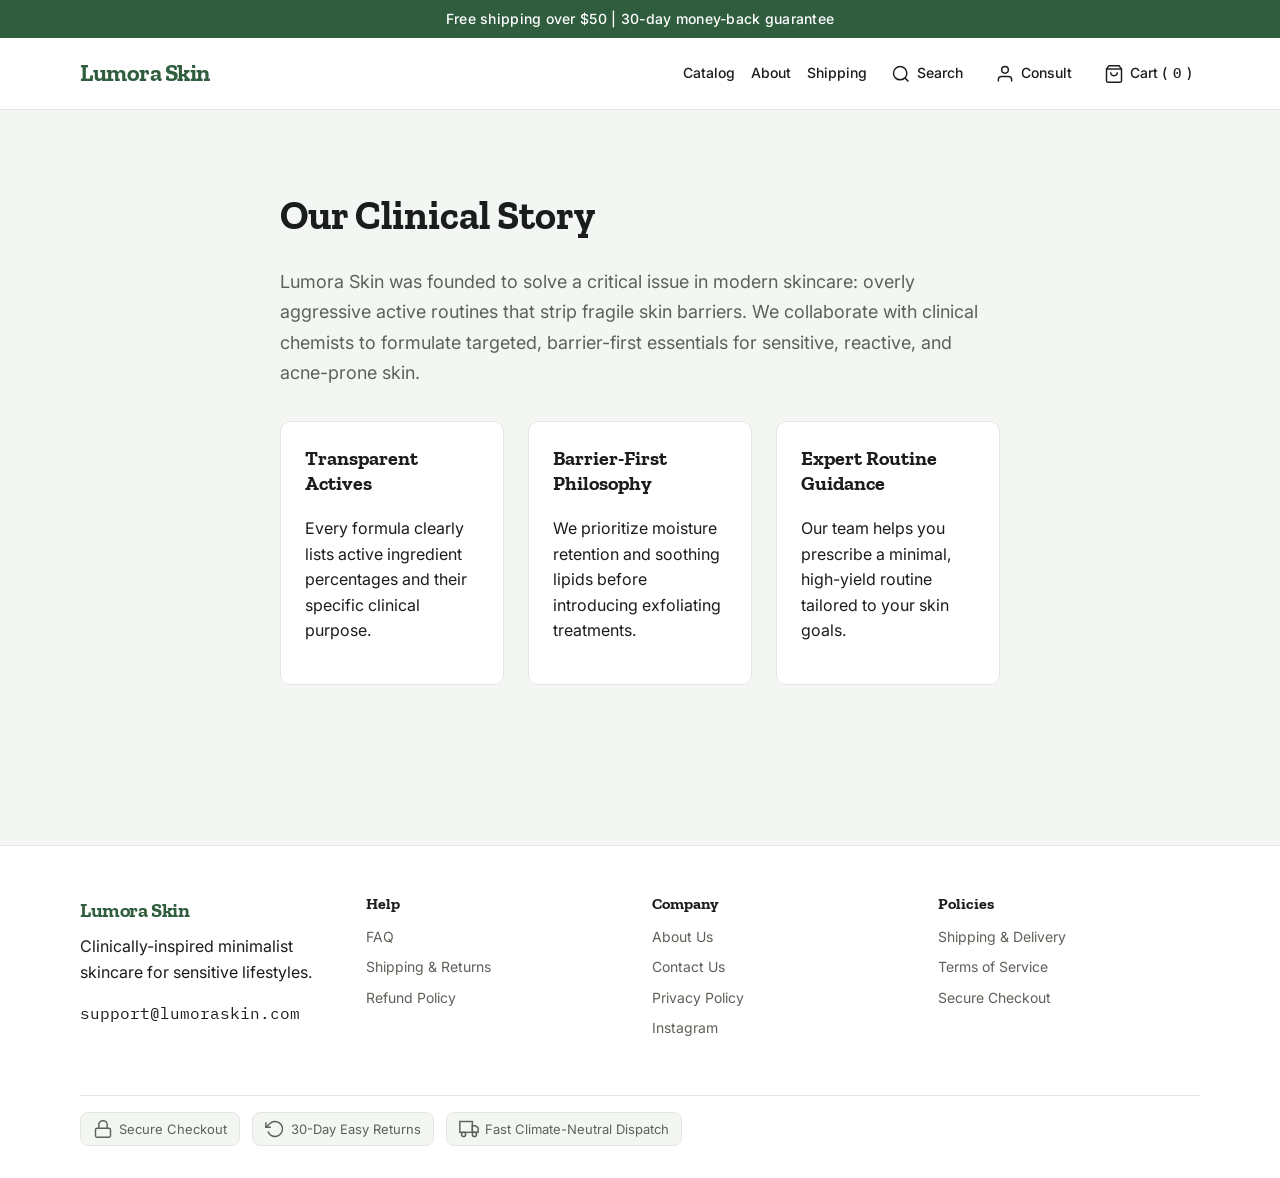
<file: about.html>
<!DOCTYPE html>
<html lang="en">
  <head>
    <meta charset="UTF-8" />
    <meta name="viewport" content="width=device-width, initial-scale=1.0" />
    <title>About Us | Lumora Skin</title>
    <meta name="description" content="Learn about Lumora Skin's clinical mission — making barrier-first skincare accessible for sensitive, reactive skin." />
    <link rel="stylesheet" href="assets/styles.css" />
  </head>
  <body>
    <div class="announcement">Free shipping over $50 | 30-day money-back guarantee</div>
    <header class="site-header">
      <nav class="container nav">
        <a class="logo" href="index.html">Lumora Skin</a>
        <button class="hamburger" data-hamburger aria-label="Toggle menu">☰</button>
        <div class="menu">
          <a href="catalog.html">Catalog</a>
          <a href="about.html">About</a>
          <a href="shipping.html">Shipping</a>
          <a class="nav-icon-link" href="catalog.html" aria-label="Search Catalog">
            <svg class="icon-ui" viewBox="0 0 24 24"><circle cx="11" cy="11" r="8"/><line x1="21" y1="21" x2="16.65" y2="16.65"/></svg>
            Search
          </a>
          <a class="nav-icon-link" href="contact.html" aria-label="Skin Consultation">
            <svg class="icon-ui" viewBox="0 0 24 24"><path d="M20 21v-2a4 4 0 0 0-4-4H8a4 4 0 0 0-4 4v2"/><circle cx="12" cy="7" r="4"/></svg>
            Consult
          </a>
          <a class="nav-icon-link" href="cart.html" aria-label="View Cart" style="white-space:nowrap">
            <svg class="icon-ui" viewBox="0 0 24 24"><path d="M6 2L3 6v14a2 2 0 0 0 2 2h14a2 2 0 0 0 2-2V6l-3-4z"/><line x1="3" y1="6" x2="21" y2="6"/><path d="M16 10a4 4 0 0 1-8 0"/></svg>
            Cart (<span data-cart-count class="font-mono">0</span>)
          </a>
        </div>
      </nav>
    </header>

    <main class="section container">
      <div style="max-width:720px;margin:0 auto">
        <h1>Our Clinical Story</h1>
        <p style="font-size:1.125rem;color:var(--muted);line-height:1.7;margin-bottom:var(--space-6)">
          Lumora Skin was founded to solve a critical issue in modern skincare: overly aggressive active routines that strip fragile skin barriers. We collaborate with clinical chemists to formulate targeted, barrier-first essentials for sensitive, reactive, and acne-prone skin.
        </p>
        <div class="grid grid-3" style="margin-top:var(--space-8)">
          <article class="card">
            <h3>Transparent Actives</h3>
            <p class="small">Every formula clearly lists active ingredient percentages and their specific clinical purpose.</p>
          </article>
          <article class="card">
            <h3>Barrier-First Philosophy</h3>
            <p class="small">We prioritize moisture retention and soothing lipids before introducing exfoliating treatments.</p>
          </article>
          <article class="card">
            <h3>Expert Routine Guidance</h3>
            <p class="small">Our team helps you prescribe a minimal, high-yield routine tailored to your skin goals.</p>
          </article>
        </div>
      </div>
    </main>

    <footer class="site-footer">
      <div class="container footer-grid">
        <div>
          <strong class="logo" style="font-size:1.25rem">Lumora Skin</strong>
          <p class="small" style="margin:var(--space-2) 0">Clinically-inspired minimalist skincare for sensitive lifestyles.</p>
          <p class="small font-mono">support@lumoraskin.com</p>
        </div>
        <div class="footer-col">
          <h4>Help</h4>
          <a href="faq.html">FAQ</a>
          <a href="shipping.html">Shipping &amp; Returns</a>
          <a href="shipping.html">Refund Policy</a>
        </div>
        <div class="footer-col">
          <h4>Company</h4>
          <a href="about.html">About Us</a>
          <a href="contact.html">Contact Us</a>
          <a href="privacy.html">Privacy Policy</a>
          <a href="https://instagram.com" target="_blank" rel="noreferrer">Instagram</a>
        </div>
        <div class="footer-col">
          <h4>Policies</h4>
          <a href="shipping.html">Shipping &amp; Delivery</a>
          <a href="privacy.html">Terms of Service</a>
          <a href="checkout.html">Secure Checkout</a>
        </div>
      </div>
      <div class="container footer-trust">
        <span>
          <svg class="icon-ui" viewBox="0 0 24 24"><rect x="3" y="11" width="18" height="11" rx="2" ry="2"/><path d="M7 11V7a5 5 0 0 1 10 0v4"/></svg>
          Secure Checkout
        </span>
        <span>
          <svg class="icon-ui" viewBox="0 0 24 24"><polyline points="1 4 1 10 7 10"/><path d="M3.51 15a9 9 0 1 0 2.13-9.36L1 10"/></svg>
          30-Day Easy Returns
        </span>
        <span>
          <svg class="icon-ui" viewBox="0 0 24 24"><rect x="1" y="3" width="15" height="13"/><polygon points="16 8 20 8 23 11 23 16 16 16 16 8"/><circle cx="5.5" cy="18.5" r="2.5"/><circle cx="18.5" cy="18.5" r="2.5"/></svg>
          Fast Climate-Neutral Dispatch
        </span>
      </div>
    </footer>

    <script src="assets/products.js"></script>
    <script src="assets/app.js"></script>
  </body>
</html>
</file>
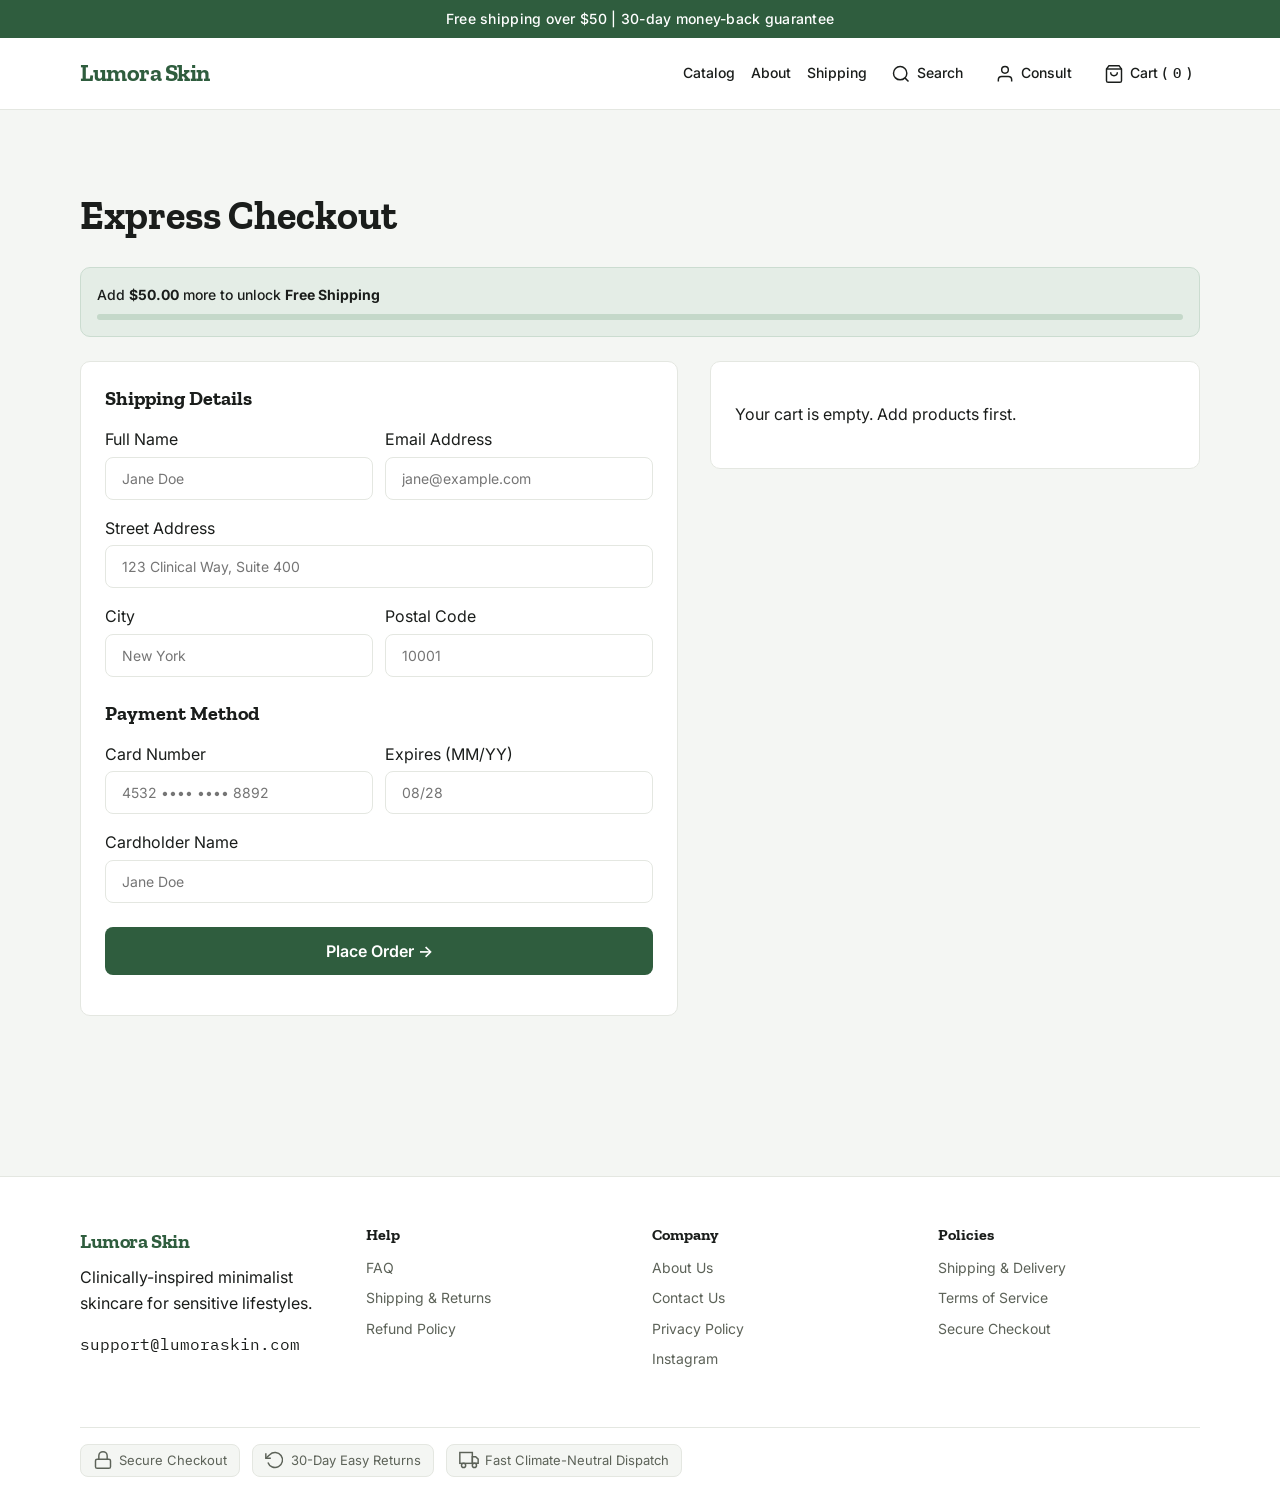
<file: checkout.html>
<!DOCTYPE html>
<html lang="en">
  <head>
    <meta charset="UTF-8" />
    <meta name="viewport" content="width=device-width, initial-scale=1.0" />
    <title>Checkout | Lumora Skin</title>
    <meta name="description" content="Complete your Lumora Skin order with secure checkout." />
    <link rel="stylesheet" href="assets/styles.css" />
  </head>
  <body>
    <div class="announcement">Free shipping over $50 | 30-day money-back guarantee</div>
    <header class="site-header">
      <nav class="container nav">
        <a class="logo" href="index.html">Lumora Skin</a>
        <button class="hamburger" data-hamburger aria-label="Toggle menu">☰</button>
        <div class="menu">
          <a href="catalog.html">Catalog</a>
          <a href="about.html">About</a>
          <a href="shipping.html">Shipping</a>
          <a class="nav-icon-link" href="catalog.html" aria-label="Search Catalog">
            <svg class="icon-ui" viewBox="0 0 24 24"><circle cx="11" cy="11" r="8"/><line x1="21" y1="21" x2="16.65" y2="16.65"/></svg>
            Search
          </a>
          <a class="nav-icon-link" href="contact.html" aria-label="Skin Consultation">
            <svg class="icon-ui" viewBox="0 0 24 24"><path d="M20 21v-2a4 4 0 0 0-4-4H8a4 4 0 0 0-4 4v2"/><circle cx="12" cy="7" r="4"/></svg>
            Consult
          </a>
          <a class="nav-icon-link" href="cart.html" aria-label="View Cart" style="white-space:nowrap">
            <svg class="icon-ui" viewBox="0 0 24 24"><path d="M6 2L3 6v14a2 2 0 0 0 2 2h14a2 2 0 0 0 2-2V6l-3-4z"/><line x1="3" y1="6" x2="21" y2="6"/><path d="M16 10a4 4 0 0 1-8 0"/></svg>
            Cart (<span data-cart-count class="font-mono">0</span>)
          </a>
        </div>
      </nav>
    </header>

    <main class="section">
      <div class="container">
        <h1>Express Checkout</h1>
        <div class="shipping-bar" data-checkout-shipping-bar></div>
        <div class="checkout-layout">
          <form class="card" data-checkout-form style="display:flex;flex-direction:column;gap:var(--space-4)">
            <h3 style="margin:0">Shipping Details</h3>
            <div class="field-row">
              <div>
                <label class="small" style="display:block;margin-bottom:4px">Full Name</label>
                <input type="text" placeholder="Jane Doe" required />
              </div>
              <div>
                <label class="small" style="display:block;margin-bottom:4px">Email Address</label>
                <input type="email" placeholder="jane@example.com" required />
              </div>
            </div>
            <div>
              <label class="small" style="display:block;margin-bottom:4px">Street Address</label>
              <input type="text" placeholder="123 Clinical Way, Suite 400" required />
            </div>
            <div class="field-row">
              <div>
                <label class="small" style="display:block;margin-bottom:4px">City</label>
                <input type="text" placeholder="New York" required />
              </div>
              <div>
                <label class="small" style="display:block;margin-bottom:4px">Postal Code</label>
                <input type="text" placeholder="10001" required />
              </div>
            </div>
            <h3 style="margin:var(--space-2) 0 0">Payment Method</h3>
            <div class="field-row">
              <div>
                <label class="small" style="display:block;margin-bottom:4px">Card Number</label>
                <input type="text" placeholder="4532 •••• •••• 8892" required />
              </div>
              <div>
                <label class="small" style="display:block;margin-bottom:4px">Expires (MM/YY)</label>
                <input type="text" placeholder="08/28" required />
              </div>
            </div>
            <div>
              <label class="small" style="display:block;margin-bottom:4px">Cardholder Name</label>
              <input type="text" placeholder="Jane Doe" required />
            </div>
            <button class="btn btn-primary" type="submit" style="width:100%;height:48px;font-size:1rem;margin-top:var(--space-2)">Place Order →</button>
            <p class="small" data-checkout-status style="margin:0;color:var(--accent)"></p>
          </form>
          <div class="card order-summary-card" data-order-summary></div>
        </div>
      </div>
    </main>

    <footer class="site-footer">
      <div class="container footer-grid">
        <div>
          <strong class="logo" style="font-size:1.25rem">Lumora Skin</strong>
          <p class="small" style="margin:var(--space-2) 0">Clinically-inspired minimalist skincare for sensitive lifestyles.</p>
          <p class="small font-mono">support@lumoraskin.com</p>
        </div>
        <div class="footer-col">
          <h4>Help</h4>
          <a href="faq.html">FAQ</a>
          <a href="shipping.html">Shipping &amp; Returns</a>
          <a href="shipping.html">Refund Policy</a>
        </div>
        <div class="footer-col">
          <h4>Company</h4>
          <a href="about.html">About Us</a>
          <a href="contact.html">Contact Us</a>
          <a href="privacy.html">Privacy Policy</a>
          <a href="https://instagram.com" target="_blank" rel="noreferrer">Instagram</a>
        </div>
        <div class="footer-col">
          <h4>Policies</h4>
          <a href="shipping.html">Shipping &amp; Delivery</a>
          <a href="privacy.html">Terms of Service</a>
          <a href="checkout.html">Secure Checkout</a>
        </div>
      </div>
      <div class="container footer-trust">
        <span>
          <svg class="icon-ui" viewBox="0 0 24 24"><rect x="3" y="11" width="18" height="11" rx="2" ry="2"/><path d="M7 11V7a5 5 0 0 1 10 0v4"/></svg>
          Secure Checkout
        </span>
        <span>
          <svg class="icon-ui" viewBox="0 0 24 24"><polyline points="1 4 1 10 7 10"/><path d="M3.51 15a9 9 0 1 0 2.13-9.36L1 10"/></svg>
          30-Day Easy Returns
        </span>
        <span>
          <svg class="icon-ui" viewBox="0 0 24 24"><rect x="1" y="3" width="15" height="13"/><polygon points="16 8 20 8 23 11 23 16 16 16 16 8"/><circle cx="5.5" cy="18.5" r="2.5"/><circle cx="18.5" cy="18.5" r="2.5"/></svg>
          Fast Climate-Neutral Dispatch
        </span>
      </div>
    </footer>

    <script src="assets/products.js"></script>
    <script src="assets/app.js"></script>
  </body>
</html>
</file>
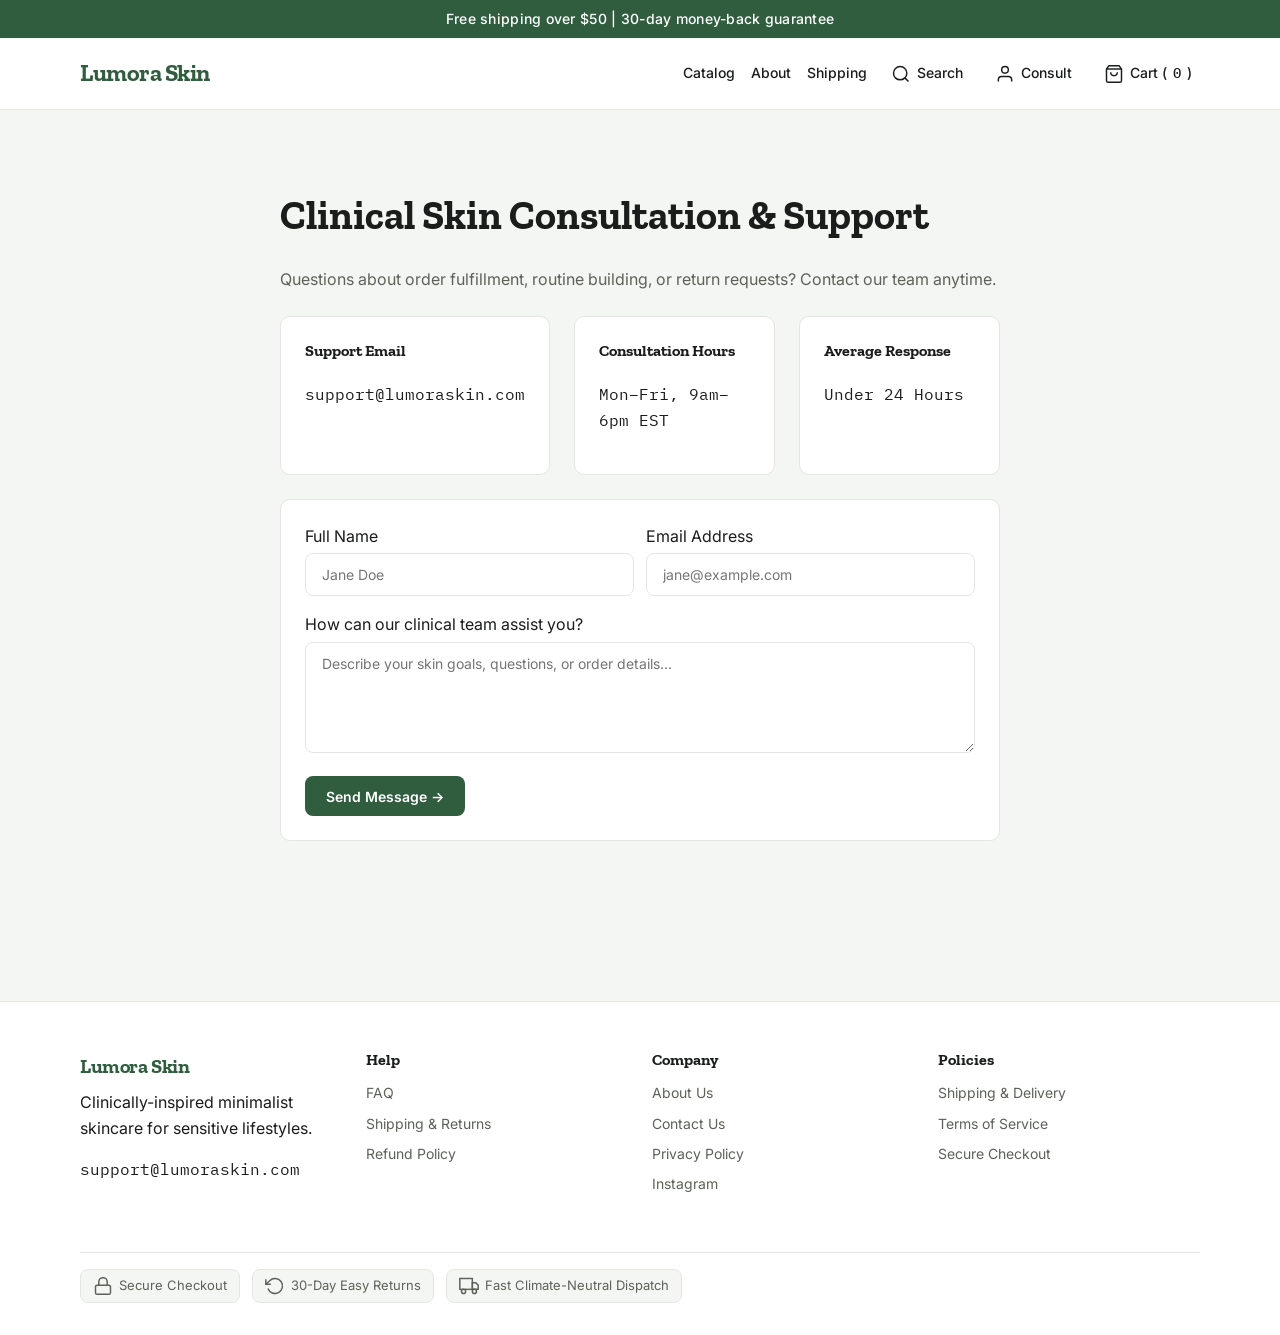
<file: contact.html>
<!DOCTYPE html>
<html lang="en">
  <head>
    <meta charset="UTF-8" />
    <meta name="viewport" content="width=device-width, initial-scale=1.0" />
    <title>Contact Us | Lumora Skin</title>
    <meta name="description" content="Reach out to Lumora Skin for routine consultations, order inquiries, or return assistance." />
    <link rel="stylesheet" href="assets/styles.css" />
  </head>
  <body>
    <div class="announcement">Free shipping over $50 | 30-day money-back guarantee</div>
    <header class="site-header">
      <nav class="container nav">
        <a class="logo" href="index.html">Lumora Skin</a>
        <button class="hamburger" data-hamburger aria-label="Toggle menu">☰</button>
        <div class="menu">
          <a href="catalog.html">Catalog</a>
          <a href="about.html">About</a>
          <a href="shipping.html">Shipping</a>
          <a class="nav-icon-link" href="catalog.html" aria-label="Search Catalog">
            <svg class="icon-ui" viewBox="0 0 24 24"><circle cx="11" cy="11" r="8"/><line x1="21" y1="21" x2="16.65" y2="16.65"/></svg>
            Search
          </a>
          <a class="nav-icon-link" href="contact.html" aria-label="Skin Consultation">
            <svg class="icon-ui" viewBox="0 0 24 24"><path d="M20 21v-2a4 4 0 0 0-4-4H8a4 4 0 0 0-4 4v2"/><circle cx="12" cy="7" r="4"/></svg>
            Consult
          </a>
          <a class="nav-icon-link" href="cart.html" aria-label="View Cart" style="white-space:nowrap">
            <svg class="icon-ui" viewBox="0 0 24 24"><path d="M6 2L3 6v14a2 2 0 0 0 2 2h14a2 2 0 0 0 2-2V6l-3-4z"/><line x1="3" y1="6" x2="21" y2="6"/><path d="M16 10a4 4 0 0 1-8 0"/></svg>
            Cart (<span data-cart-count class="font-mono">0</span>)
          </a>
        </div>
      </nav>
    </header>

    <main class="section container">
      <div style="max-width:720px;margin:0 auto">
        <h1>Clinical Skin Consultation &amp; Support</h1>
        <p style="color:var(--muted);margin-bottom:var(--space-6)">Questions about order fulfillment, routine building, or return requests? Contact our team anytime.</p>
        
        <div class="grid grid-3" style="margin-bottom:var(--space-6)">
          <article class="card">
            <h4>Support Email</h4>
            <p class="small font-mono">support@lumoraskin.com</p>
          </article>
          <article class="card">
            <h4>Consultation Hours</h4>
            <p class="small font-mono">Mon–Fri, 9am–6pm EST</p>
          </article>
          <article class="card">
            <h4>Average Response</h4>
            <p class="small font-mono">Under 24 Hours</p>
          </article>
        </div>

        <form class="card" style="display:flex;flex-direction:column;gap:var(--space-4)">
          <div class="field-row">
            <div>
              <label class="small" style="display:block;margin-bottom:4px">Full Name</label>
              <input type="text" placeholder="Jane Doe" required />
            </div>
            <div>
              <label class="small" style="display:block;margin-bottom:4px">Email Address</label>
              <input type="email" placeholder="jane@example.com" required />
            </div>
          </div>
          <div>
            <label class="small" style="display:block;margin-bottom:4px">How can our clinical team assist you?</label>
            <textarea rows="5" placeholder="Describe your skin goals, questions, or order details..." required style="resize:vertical"></textarea>
          </div>
          <button class="btn btn-primary" type="submit" style="align-self:flex-start">Send Message →</button>
        </form>
      </div>
    </main>

    <footer class="site-footer">
      <div class="container footer-grid">
        <div>
          <strong class="logo" style="font-size:1.25rem">Lumora Skin</strong>
          <p class="small" style="margin:var(--space-2) 0">Clinically-inspired minimalist skincare for sensitive lifestyles.</p>
          <p class="small font-mono">support@lumoraskin.com</p>
        </div>
        <div class="footer-col">
          <h4>Help</h4>
          <a href="faq.html">FAQ</a>
          <a href="shipping.html">Shipping &amp; Returns</a>
          <a href="shipping.html">Refund Policy</a>
        </div>
        <div class="footer-col">
          <h4>Company</h4>
          <a href="about.html">About Us</a>
          <a href="contact.html">Contact Us</a>
          <a href="privacy.html">Privacy Policy</a>
          <a href="https://instagram.com" target="_blank" rel="noreferrer">Instagram</a>
        </div>
        <div class="footer-col">
          <h4>Policies</h4>
          <a href="shipping.html">Shipping &amp; Delivery</a>
          <a href="privacy.html">Terms of Service</a>
          <a href="checkout.html">Secure Checkout</a>
        </div>
      </div>
      <div class="container footer-trust">
        <span>
          <svg class="icon-ui" viewBox="0 0 24 24"><rect x="3" y="11" width="18" height="11" rx="2" ry="2"/><path d="M7 11V7a5 5 0 0 1 10 0v4"/></svg>
          Secure Checkout
        </span>
        <span>
          <svg class="icon-ui" viewBox="0 0 24 24"><polyline points="1 4 1 10 7 10"/><path d="M3.51 15a9 9 0 1 0 2.13-9.36L1 10"/></svg>
          30-Day Easy Returns
        </span>
        <span>
          <svg class="icon-ui" viewBox="0 0 24 24"><rect x="1" y="3" width="15" height="13"/><polygon points="16 8 20 8 23 11 23 16 16 16 16 8"/><circle cx="5.5" cy="18.5" r="2.5"/><circle cx="18.5" cy="18.5" r="2.5"/></svg>
          Fast Climate-Neutral Dispatch
        </span>
      </div>
    </footer>

    <script src="assets/products.js"></script>
    <script src="assets/app.js"></script>
  </body>
</html>
</file>
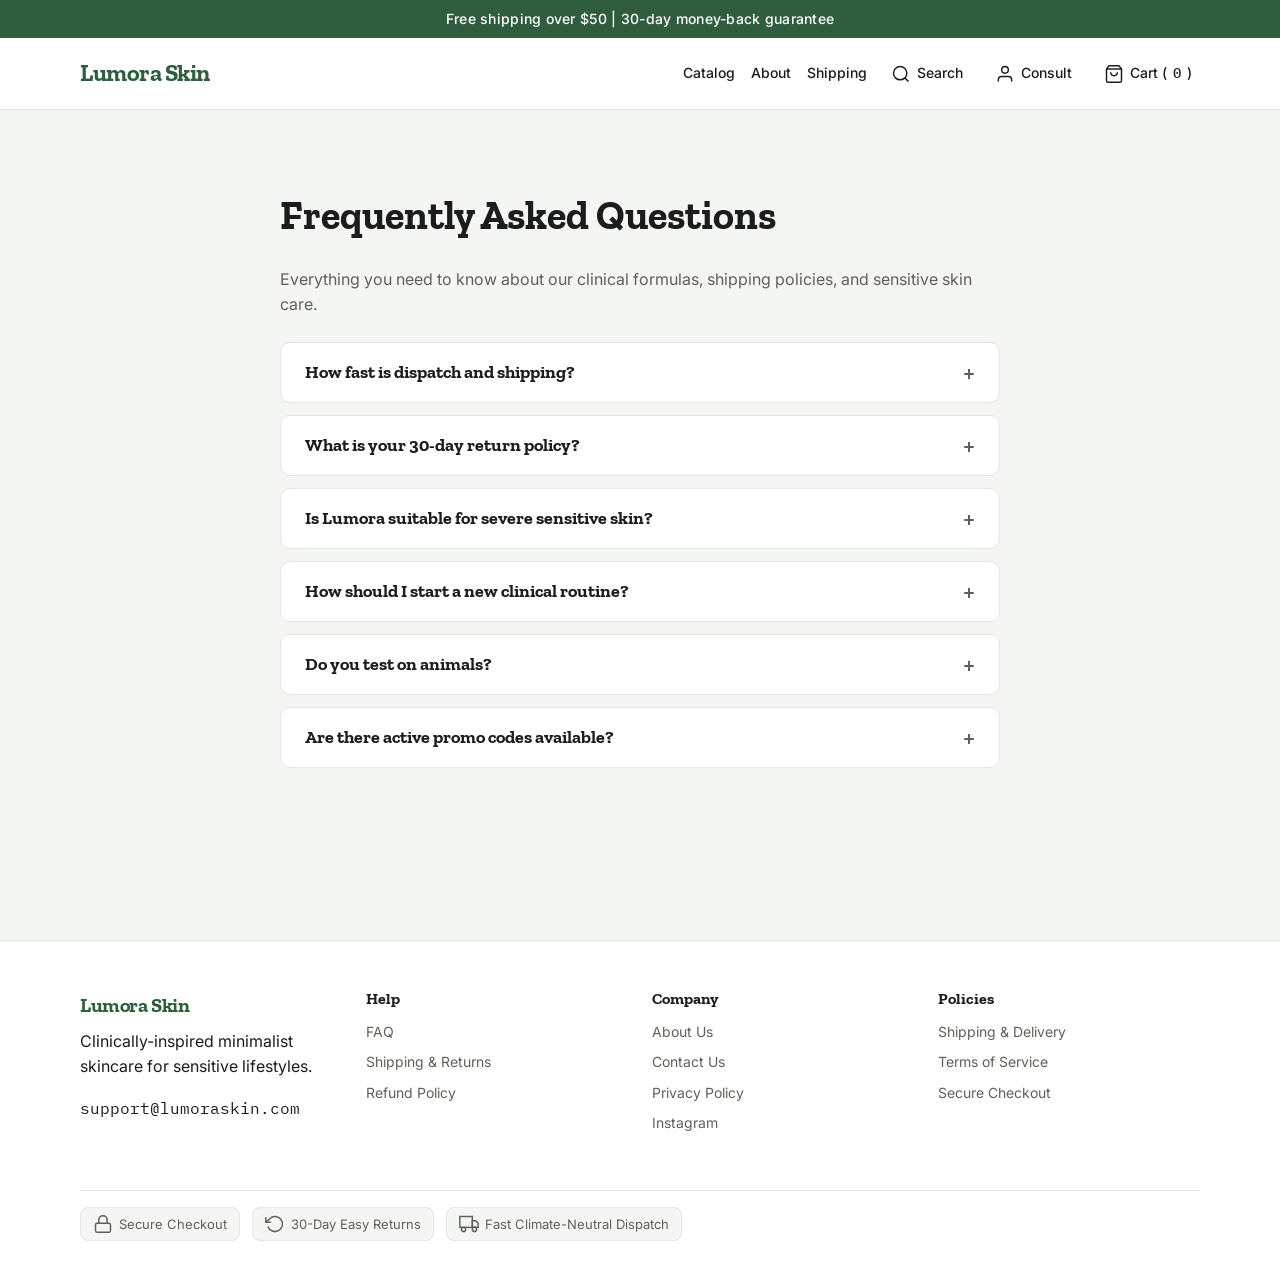
<file: faq.html>
<!DOCTYPE html>
<html lang="en">
  <head>
    <meta charset="UTF-8" />
    <meta name="viewport" content="width=device-width, initial-scale=1.0" />
    <title>Frequently Asked Questions | Lumora Skin</title>
    <meta name="description" content="Frequently asked questions about Lumora Skin formulas, sensitive skin safety, shipping, returns, and promo codes." />
    <link rel="stylesheet" href="assets/styles.css" />
  </head>
  <body>
    <div class="announcement">Free shipping over $50 | 30-day money-back guarantee</div>
    <header class="site-header">
      <nav class="container nav">
        <a class="logo" href="index.html">Lumora Skin</a>
        <button class="hamburger" data-hamburger aria-label="Toggle menu">☰</button>
        <div class="menu">
          <a href="catalog.html">Catalog</a>
          <a href="about.html">About</a>
          <a href="shipping.html">Shipping</a>
          <a class="nav-icon-link" href="catalog.html" aria-label="Search Catalog">
            <svg class="icon-ui" viewBox="0 0 24 24"><circle cx="11" cy="11" r="8"/><line x1="21" y1="21" x2="16.65" y2="16.65"/></svg>
            Search
          </a>
          <a class="nav-icon-link" href="contact.html" aria-label="Skin Consultation">
            <svg class="icon-ui" viewBox="0 0 24 24"><path d="M20 21v-2a4 4 0 0 0-4-4H8a4 4 0 0 0-4 4v2"/><circle cx="12" cy="7" r="4"/></svg>
            Consult
          </a>
          <a class="nav-icon-link" href="cart.html" aria-label="View Cart" style="white-space:nowrap">
            <svg class="icon-ui" viewBox="0 0 24 24"><path d="M6 2L3 6v14a2 2 0 0 0 2 2h14a2 2 0 0 0 2-2V6l-3-4z"/><line x1="3" y1="6" x2="21" y2="6"/><path d="M16 10a4 4 0 0 1-8 0"/></svg>
            Cart (<span data-cart-count class="font-mono">0</span>)
          </a>
        </div>
      </nav>
    </header>

    <main class="section container">
      <div style="max-width:720px;margin:0 auto">
        <h1>Frequently Asked Questions</h1>
        <p style="color:var(--muted);margin-bottom:var(--space-6)">Everything you need to know about our clinical formulas, shipping policies, and sensitive skin care.</p>

        <div class="faq-item">
          <button class="faq-question">How fast is dispatch and shipping?</button>
          <div class="faq-answer">
            <p>Orders are dispatched from our pharmacy lab within 1 business day. Standard eco delivery arrives in 3–5 business days. Orders over $50 receive free express shipping.</p>
          </div>
        </div>

        <div class="faq-item">
          <button class="faq-question">What is your 30-day return policy?</button>
          <div class="faq-answer">
            <p>If a formula is not suitable for your skin reactivity, you can request a return within 30 days of delivery for a full refund. Simply email support@lumoraskin.com.</p>
          </div>
        </div>

        <div class="faq-item">
          <button class="faq-question">Is Lumora suitable for severe sensitive skin?</button>
          <div class="faq-answer">
            <p>Yes. All formulas are dermatologist-inspired, barrier-first, paraben-free, and fragrance-light to minimize irritation risks on reactive or acne-prone skin.</p>
          </div>
        </div>

        <div class="faq-item">
          <button class="faq-question">How should I start a new clinical routine?</button>
          <div class="faq-answer">
            <p>We recommend starting with a 2-step base (Glow Balance Cleanser + Barrier Repair Cream) for 7 days before introducing active serums or night treatments.</p>
          </div>
        </div>

        <div class="faq-item">
          <button class="faq-question">Do you test on animals?</button>
          <div class="faq-answer">
            <p>Never. Lumora Skin is 100% cruelty-free. We do not perform or commission animal testing at any stage of development.</p>
          </div>
        </div>

        <div class="faq-item">
          <button class="faq-question">Are there active promo codes available?</button>
          <div class="faq-answer">
            <p>Yes! Enter promo code <strong class="font-mono">LUMORA10</strong> at cart or checkout to receive 10% off your prescription order.</p>
          </div>
        </div>
      </div>
    </main>

    <footer class="site-footer">
      <div class="container footer-grid">
        <div>
          <strong class="logo" style="font-size:1.25rem">Lumora Skin</strong>
          <p class="small" style="margin:var(--space-2) 0">Clinically-inspired minimalist skincare for sensitive lifestyles.</p>
          <p class="small font-mono">support@lumoraskin.com</p>
        </div>
        <div class="footer-col">
          <h4>Help</h4>
          <a href="faq.html">FAQ</a>
          <a href="shipping.html">Shipping &amp; Returns</a>
          <a href="shipping.html">Refund Policy</a>
        </div>
        <div class="footer-col">
          <h4>Company</h4>
          <a href="about.html">About Us</a>
          <a href="contact.html">Contact Us</a>
          <a href="privacy.html">Privacy Policy</a>
          <a href="https://instagram.com" target="_blank" rel="noreferrer">Instagram</a>
        </div>
        <div class="footer-col">
          <h4>Policies</h4>
          <a href="shipping.html">Shipping &amp; Delivery</a>
          <a href="privacy.html">Terms of Service</a>
          <a href="checkout.html">Secure Checkout</a>
        </div>
      </div>
      <div class="container footer-trust">
        <span>
          <svg class="icon-ui" viewBox="0 0 24 24"><rect x="3" y="11" width="18" height="11" rx="2" ry="2"/><path d="M7 11V7a5 5 0 0 1 10 0v4"/></svg>
          Secure Checkout
        </span>
        <span>
          <svg class="icon-ui" viewBox="0 0 24 24"><polyline points="1 4 1 10 7 10"/><path d="M3.51 15a9 9 0 1 0 2.13-9.36L1 10"/></svg>
          30-Day Easy Returns
        </span>
        <span>
          <svg class="icon-ui" viewBox="0 0 24 24"><rect x="1" y="3" width="15" height="13"/><polygon points="16 8 20 8 23 11 23 16 16 16 16 8"/><circle cx="5.5" cy="18.5" r="2.5"/><circle cx="18.5" cy="18.5" r="2.5"/></svg>
          Fast Climate-Neutral Dispatch
        </span>
      </div>
    </footer>

    <script src="assets/products.js"></script>
    <script src="assets/app.js"></script>
  </body>
</html>
</file>
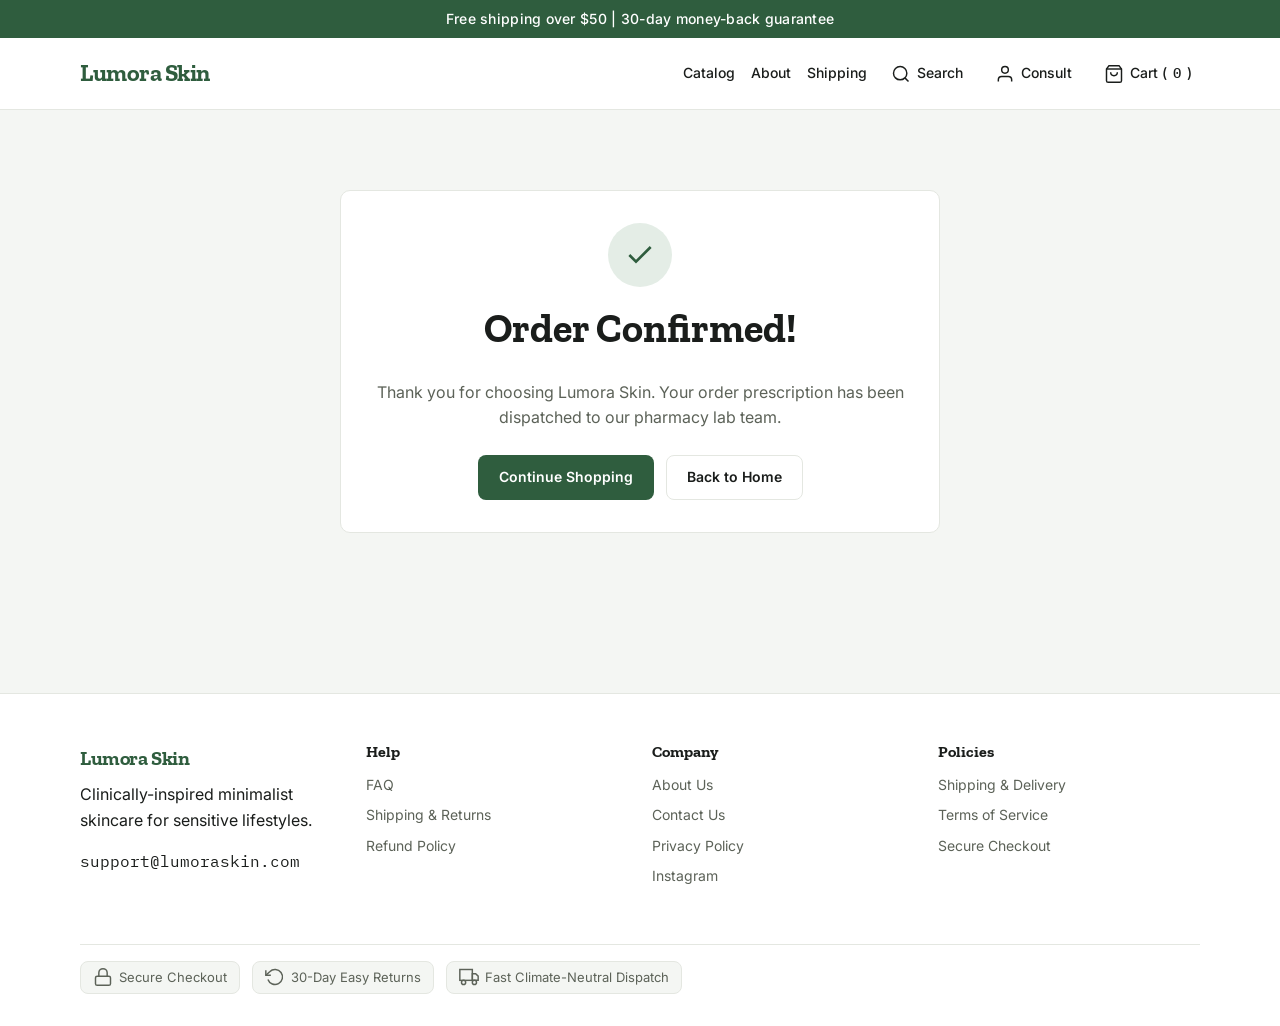
<file: order-success.html>
<!DOCTYPE html>
<html lang="en">
  <head>
    <meta charset="UTF-8" />
    <meta name="viewport" content="width=device-width, initial-scale=1.0" />
    <title>Order Confirmed | Lumora Skin</title>
    <meta name="description" content="Your Lumora Skin order has been confirmed." />
    <link rel="stylesheet" href="assets/styles.css" />
  </head>
  <body>
    <div class="announcement">Free shipping over $50 | 30-day money-back guarantee</div>
    <header class="site-header">
      <nav class="container nav">
        <a class="logo" href="index.html">Lumora Skin</a>
        <button class="hamburger" data-hamburger aria-label="Toggle menu">☰</button>
        <div class="menu">
          <a href="catalog.html">Catalog</a>
          <a href="about.html">About</a>
          <a href="shipping.html">Shipping</a>
          <a class="nav-icon-link" href="catalog.html" aria-label="Search Catalog">
            <svg class="icon-ui" viewBox="0 0 24 24"><circle cx="11" cy="11" r="8"/><line x1="21" y1="21" x2="16.65" y2="16.65"/></svg>
            Search
          </a>
          <a class="nav-icon-link" href="contact.html" aria-label="Skin Consultation">
            <svg class="icon-ui" viewBox="0 0 24 24"><path d="M20 21v-2a4 4 0 0 0-4-4H8a4 4 0 0 0-4 4v2"/><circle cx="12" cy="7" r="4"/></svg>
            Consult
          </a>
          <a class="nav-icon-link" href="cart.html" aria-label="View Cart" style="white-space:nowrap">
            <svg class="icon-ui" viewBox="0 0 24 24"><path d="M6 2L3 6v14a2 2 0 0 0 2 2h14a2 2 0 0 0 2-2V6l-3-4z"/><line x1="3" y1="6" x2="21" y2="6"/><path d="M16 10a4 4 0 0 1-8 0"/></svg>
            Cart (<span data-cart-count class="font-mono">0</span>)
          </a>
        </div>
      </nav>
    </header>

    <main class="section">
      <div class="container" style="max-width:600px">
        <div class="card" style="text-align:center;padding:var(--space-8)">
          <div style="width:64px;height:64px;border-radius:50%;background:var(--primary-light);color:var(--primary);display:flex;align-items:center;justify-content:center;margin:0 auto var(--space-4)">
            <svg width="32" height="32" viewBox="0 0 24 24" fill="none" stroke="currentColor" stroke-width="2"><polyline points="20 6 9 17 4 12"/></svg>
          </div>
          <h1>Order Confirmed!</h1>
          <p style="color:var(--muted)">Thank you for choosing Lumora Skin. Your order prescription has been dispatched to our pharmacy lab team.</p>
          
          <div data-order-details></div>

          <div style="display:flex;gap:var(--space-3);justify-content:center;margin-top:var(--space-6)">
            <a class="btn btn-primary" href="catalog.html">Continue Shopping</a>
            <a class="btn btn-secondary" href="index.html">Back to Home</a>
          </div>
        </div>
      </div>
    </main>

    <footer class="site-footer">
      <div class="container footer-grid">
        <div>
          <strong class="logo" style="font-size:1.25rem">Lumora Skin</strong>
          <p class="small" style="margin:var(--space-2) 0">Clinically-inspired minimalist skincare for sensitive lifestyles.</p>
          <p class="small font-mono">support@lumoraskin.com</p>
        </div>
        <div class="footer-col">
          <h4>Help</h4>
          <a href="faq.html">FAQ</a>
          <a href="shipping.html">Shipping &amp; Returns</a>
          <a href="shipping.html">Refund Policy</a>
        </div>
        <div class="footer-col">
          <h4>Company</h4>
          <a href="about.html">About Us</a>
          <a href="contact.html">Contact Us</a>
          <a href="privacy.html">Privacy Policy</a>
          <a href="https://instagram.com" target="_blank" rel="noreferrer">Instagram</a>
        </div>
        <div class="footer-col">
          <h4>Policies</h4>
          <a href="shipping.html">Shipping &amp; Delivery</a>
          <a href="privacy.html">Terms of Service</a>
          <a href="checkout.html">Secure Checkout</a>
        </div>
      </div>
      <div class="container footer-trust">
        <span>
          <svg class="icon-ui" viewBox="0 0 24 24"><rect x="3" y="11" width="18" height="11" rx="2" ry="2"/><path d="M7 11V7a5 5 0 0 1 10 0v4"/></svg>
          Secure Checkout
        </span>
        <span>
          <svg class="icon-ui" viewBox="0 0 24 24"><polyline points="1 4 1 10 7 10"/><path d="M3.51 15a9 9 0 1 0 2.13-9.36L1 10"/></svg>
          30-Day Easy Returns
        </span>
        <span>
          <svg class="icon-ui" viewBox="0 0 24 24"><rect x="1" y="3" width="15" height="13"/><polygon points="16 8 20 8 23 11 23 16 16 16 16 8"/><circle cx="5.5" cy="18.5" r="2.5"/><circle cx="18.5" cy="18.5" r="2.5"/></svg>
          Fast Climate-Neutral Dispatch
        </span>
      </div>
    </footer>

    <script src="assets/products.js"></script>
    <script src="assets/app.js"></script>
  </body>
</html>
</file>
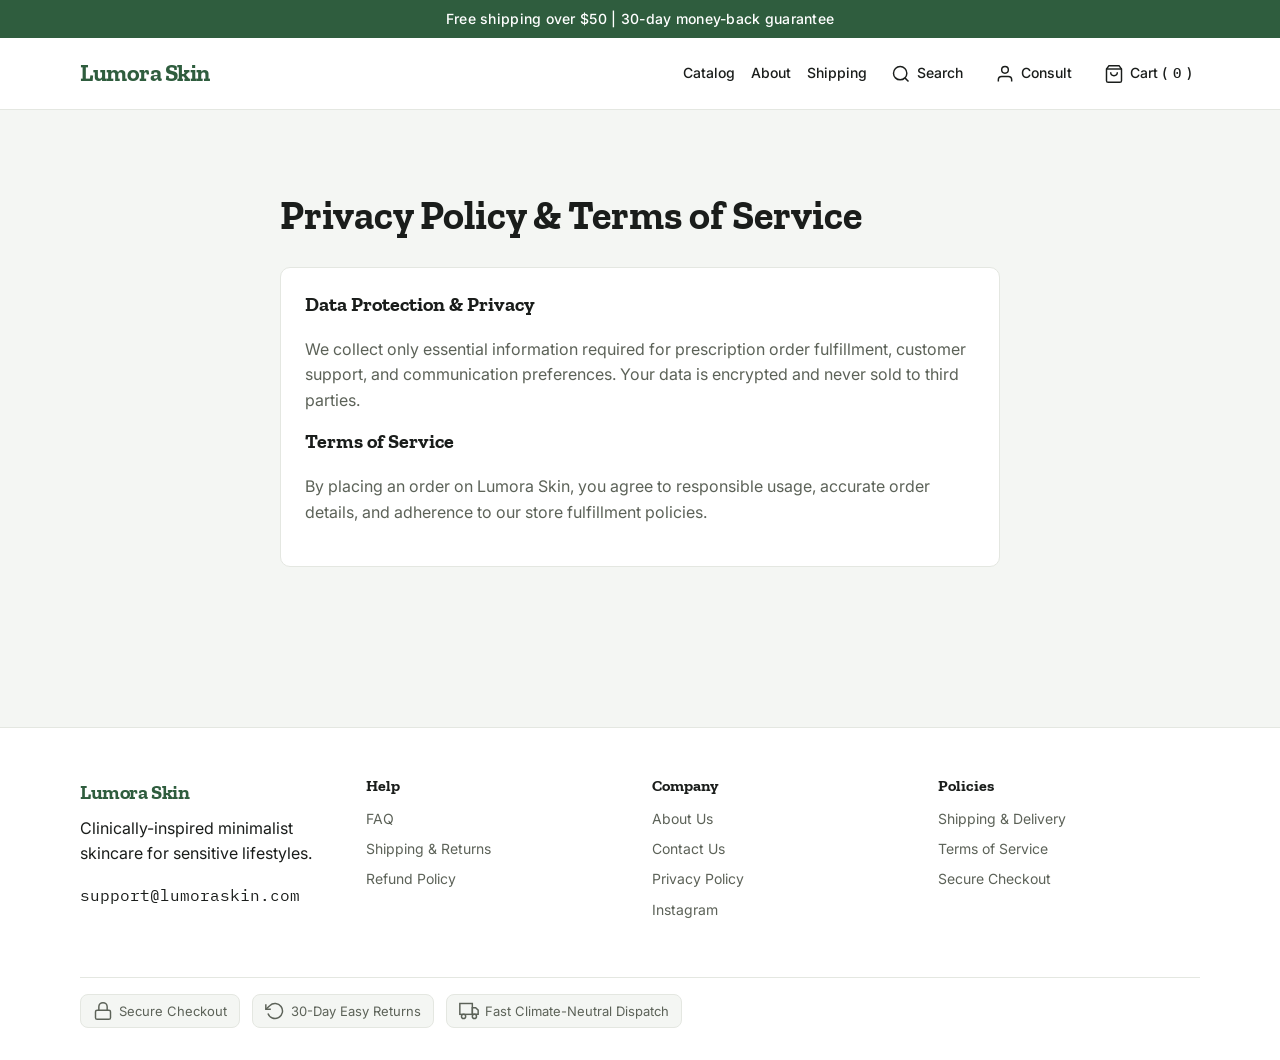
<file: privacy.html>
<!DOCTYPE html>
<html lang="en">
  <head>
    <meta charset="UTF-8" />
    <meta name="viewport" content="width=device-width, initial-scale=1.0" />
    <title>Privacy Policy &amp; Terms | Lumora Skin</title>
    <meta name="description" content="Lumora Skin privacy policy, data security practices, and terms of service." />
    <link rel="stylesheet" href="assets/styles.css" />
  </head>
  <body>
    <div class="announcement">Free shipping over $50 | 30-day money-back guarantee</div>
    <header class="site-header">
      <nav class="container nav">
        <a class="logo" href="index.html">Lumora Skin</a>
        <button class="hamburger" data-hamburger aria-label="Toggle menu">☰</button>
        <div class="menu">
          <a href="catalog.html">Catalog</a>
          <a href="about.html">About</a>
          <a href="shipping.html">Shipping</a>
          <a class="nav-icon-link" href="catalog.html" aria-label="Search Catalog">
            <svg class="icon-ui" viewBox="0 0 24 24"><circle cx="11" cy="11" r="8"/><line x1="21" y1="21" x2="16.65" y2="16.65"/></svg>
            Search
          </a>
          <a class="nav-icon-link" href="contact.html" aria-label="Skin Consultation">
            <svg class="icon-ui" viewBox="0 0 24 24"><path d="M20 21v-2a4 4 0 0 0-4-4H8a4 4 0 0 0-4 4v2"/><circle cx="12" cy="7" r="4"/></svg>
            Consult
          </a>
          <a class="nav-icon-link" href="cart.html" aria-label="View Cart" style="white-space:nowrap">
            <svg class="icon-ui" viewBox="0 0 24 24"><path d="M6 2L3 6v14a2 2 0 0 0 2 2h14a2 2 0 0 0 2-2V6l-3-4z"/><line x1="3" y1="6" x2="21" y2="6"/><path d="M16 10a4 4 0 0 1-8 0"/></svg>
            Cart (<span data-cart-count class="font-mono">0</span>)
          </a>
        </div>
      </nav>
    </header>

    <main class="section container">
      <div style="max-width:720px;margin:0 auto">
        <h1>Privacy Policy &amp; Terms of Service</h1>
        
        <div class="card">
          <h3>Data Protection &amp; Privacy</h3>
          <p style="color:var(--muted)">We collect only essential information required for prescription order fulfillment, customer support, and communication preferences. Your data is encrypted and never sold to third parties.</p>
          <h3 style="margin-top:var(--space-4)">Terms of Service</h3>
          <p style="color:var(--muted)">By placing an order on Lumora Skin, you agree to responsible usage, accurate order details, and adherence to our store fulfillment policies.</p>
        </div>
      </div>
    </main>

    <footer class="site-footer">
      <div class="container footer-grid">
        <div>
          <strong class="logo" style="font-size:1.25rem">Lumora Skin</strong>
          <p class="small" style="margin:var(--space-2) 0">Clinically-inspired minimalist skincare for sensitive lifestyles.</p>
          <p class="small font-mono">support@lumoraskin.com</p>
        </div>
        <div class="footer-col">
          <h4>Help</h4>
          <a href="faq.html">FAQ</a>
          <a href="shipping.html">Shipping &amp; Returns</a>
          <a href="shipping.html">Refund Policy</a>
        </div>
        <div class="footer-col">
          <h4>Company</h4>
          <a href="about.html">About Us</a>
          <a href="contact.html">Contact Us</a>
          <a href="privacy.html">Privacy Policy</a>
          <a href="https://instagram.com" target="_blank" rel="noreferrer">Instagram</a>
        </div>
        <div class="footer-col">
          <h4>Policies</h4>
          <a href="shipping.html">Shipping &amp; Delivery</a>
          <a href="privacy.html">Terms of Service</a>
          <a href="checkout.html">Secure Checkout</a>
        </div>
      </div>
      <div class="container footer-trust">
        <span>
          <svg class="icon-ui" viewBox="0 0 24 24"><rect x="3" y="11" width="18" height="11" rx="2" ry="2"/><path d="M7 11V7a5 5 0 0 1 10 0v4"/></svg>
          Secure Checkout
        </span>
        <span>
          <svg class="icon-ui" viewBox="0 0 24 24"><polyline points="1 4 1 10 7 10"/><path d="M3.51 15a9 9 0 1 0 2.13-9.36L1 10"/></svg>
          30-Day Easy Returns
        </span>
        <span>
          <svg class="icon-ui" viewBox="0 0 24 24"><rect x="1" y="3" width="15" height="13"/><polygon points="16 8 20 8 23 11 23 16 16 16 16 8"/><circle cx="5.5" cy="18.5" r="2.5"/><circle cx="18.5" cy="18.5" r="2.5"/></svg>
          Fast Climate-Neutral Dispatch
        </span>
      </div>
    </footer>

    <script src="assets/products.js"></script>
    <script src="assets/app.js"></script>
  </body>
</html>
</file>
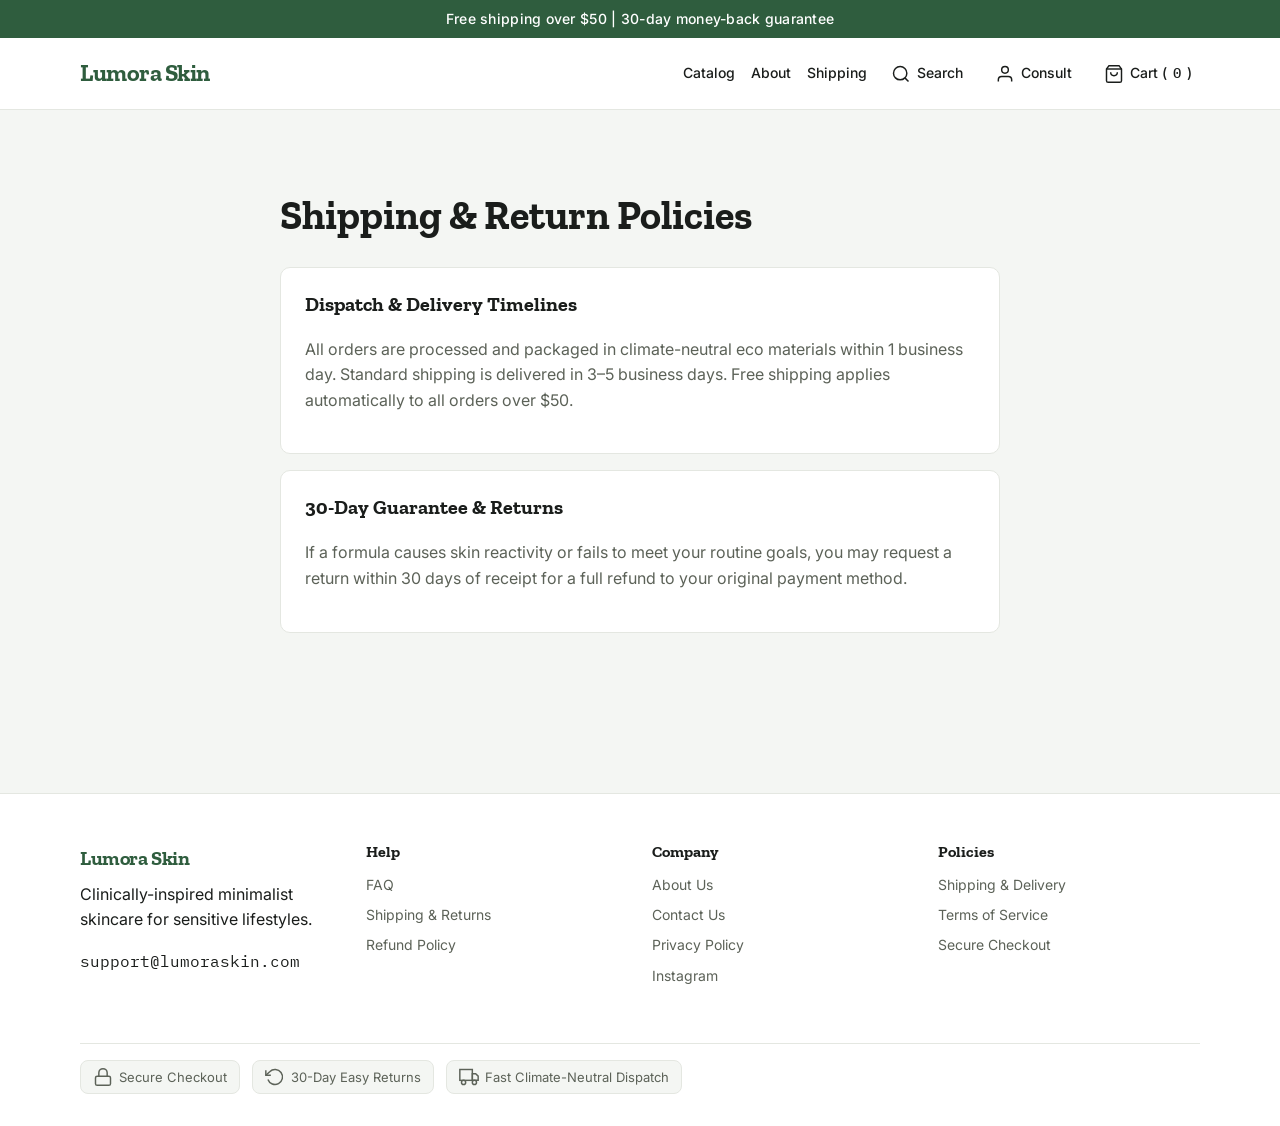
<file: shipping.html>
<!DOCTYPE html>
<html lang="en">
  <head>
    <meta charset="UTF-8" />
    <meta name="viewport" content="width=device-width, initial-scale=1.0" />
    <title>Shipping &amp; Returns | Lumora Skin</title>
    <meta name="description" content="Lumora Skin shipping times, costs, free shipping thresholds, and 30-day return policy." />
    <link rel="stylesheet" href="assets/styles.css" />
  </head>
  <body>
    <div class="announcement">Free shipping over $50 | 30-day money-back guarantee</div>
    <header class="site-header">
      <nav class="container nav">
        <a class="logo" href="index.html">Lumora Skin</a>
        <button class="hamburger" data-hamburger aria-label="Toggle menu">☰</button>
        <div class="menu">
          <a href="catalog.html">Catalog</a>
          <a href="about.html">About</a>
          <a href="shipping.html">Shipping</a>
          <a class="nav-icon-link" href="catalog.html" aria-label="Search Catalog">
            <svg class="icon-ui" viewBox="0 0 24 24"><circle cx="11" cy="11" r="8"/><line x1="21" y1="21" x2="16.65" y2="16.65"/></svg>
            Search
          </a>
          <a class="nav-icon-link" href="contact.html" aria-label="Skin Consultation">
            <svg class="icon-ui" viewBox="0 0 24 24"><path d="M20 21v-2a4 4 0 0 0-4-4H8a4 4 0 0 0-4 4v2"/><circle cx="12" cy="7" r="4"/></svg>
            Consult
          </a>
          <a class="nav-icon-link" href="cart.html" aria-label="View Cart" style="white-space:nowrap">
            <svg class="icon-ui" viewBox="0 0 24 24"><path d="M6 2L3 6v14a2 2 0 0 0 2 2h14a2 2 0 0 0 2-2V6l-3-4z"/><line x1="3" y1="6" x2="21" y2="6"/><path d="M16 10a4 4 0 0 1-8 0"/></svg>
            Cart (<span data-cart-count class="font-mono">0</span>)
          </a>
        </div>
      </nav>
    </header>

    <main class="section container">
      <div style="max-width:720px;margin:0 auto">
        <h1>Shipping &amp; Return Policies</h1>
        
        <div class="card" style="margin-bottom:var(--space-4)">
          <h3>Dispatch &amp; Delivery Timelines</h3>
          <p style="color:var(--muted)">All orders are processed and packaged in climate-neutral eco materials within 1 business day. Standard shipping is delivered in 3–5 business days. Free shipping applies automatically to all orders over $50.</p>
        </div>

        <div class="card">
          <h3>30-Day Guarantee &amp; Returns</h3>
          <p style="color:var(--muted)">If a formula causes skin reactivity or fails to meet your routine goals, you may request a return within 30 days of receipt for a full refund to your original payment method.</p>
        </div>
      </div>
    </main>

    <footer class="site-footer">
      <div class="container footer-grid">
        <div>
          <strong class="logo" style="font-size:1.25rem">Lumora Skin</strong>
          <p class="small" style="margin:var(--space-2) 0">Clinically-inspired minimalist skincare for sensitive lifestyles.</p>
          <p class="small font-mono">support@lumoraskin.com</p>
        </div>
        <div class="footer-col">
          <h4>Help</h4>
          <a href="faq.html">FAQ</a>
          <a href="shipping.html">Shipping &amp; Returns</a>
          <a href="shipping.html">Refund Policy</a>
        </div>
        <div class="footer-col">
          <h4>Company</h4>
          <a href="about.html">About Us</a>
          <a href="contact.html">Contact Us</a>
          <a href="privacy.html">Privacy Policy</a>
          <a href="https://instagram.com" target="_blank" rel="noreferrer">Instagram</a>
        </div>
        <div class="footer-col">
          <h4>Policies</h4>
          <a href="shipping.html">Shipping &amp; Delivery</a>
          <a href="privacy.html">Terms of Service</a>
          <a href="checkout.html">Secure Checkout</a>
        </div>
      </div>
      <div class="container footer-trust">
        <span>
          <svg class="icon-ui" viewBox="0 0 24 24"><rect x="3" y="11" width="18" height="11" rx="2" ry="2"/><path d="M7 11V7a5 5 0 0 1 10 0v4"/></svg>
          Secure Checkout
        </span>
        <span>
          <svg class="icon-ui" viewBox="0 0 24 24"><polyline points="1 4 1 10 7 10"/><path d="M3.51 15a9 9 0 1 0 2.13-9.36L1 10"/></svg>
          30-Day Easy Returns
        </span>
        <span>
          <svg class="icon-ui" viewBox="0 0 24 24"><rect x="1" y="3" width="15" height="13"/><polygon points="16 8 20 8 23 11 23 16 16 16 16 8"/><circle cx="5.5" cy="18.5" r="2.5"/><circle cx="18.5" cy="18.5" r="2.5"/></svg>
          Fast Climate-Neutral Dispatch
        </span>
      </div>
    </footer>

    <script src="assets/products.js"></script>
    <script src="assets/app.js"></script>
  </body>
</html>
</file>
<file: assets/styles.css>
@import url('https://fonts.googleapis.com/css2?family=IBM+Plex+Mono:wght@500;600&family=Inter:wght@400;500;600&family=Zilla+Slab:wght@600;700&display=swap');

:root {
  /* ─── Color System (WCAG AA Compliant) ─── */
  --bg: #F4F6F3;          /* Cool Sage Canvas */
  --surface: #FFFFFF;     /* Card & Section Surface */
  --text: #1A1D1B;        /* High-Contrast Body Text (14.2:1) */
  --muted: #5C6258;       /* Accessible Muted Text (4.6:1) */
  --primary: #2F5D3E;     /* Deep Sage Accent (5.8:1) */
  --primary-hover: #21442D;
  --primary-light: #E4EDE6; /* Soft Sage Tint for Badges/Tags */
  --accent: #B54B31;     /* Narrowed Scope: Sale/Stock Only (4.8:1) */
  --border: #E4E7E1;

  /* ─── Fonts ─── */
  --font-heading: 'Zilla Slab', Georgia, serif;
  --font-body: 'Inter', system-ui, -apple-system, sans-serif;
  --font-mono: 'IBM Plex Mono', monospace;

  /* ─── Spacing Unit (4px Grid) ─── */
  --space-2: 8px;
  --space-3: 12px;
  --space-4: 16px;
  --space-6: 24px;
  --space-8: 32px;
  --space-12: 48px;
  --space-20: 80px;

  /* ─── Radii Completeness Rule ─── */
  --radius-card: 10px;    /* Reserved for Cards and Modals */
  --radius-btn: 8px;      /* Reserved for Buttons, Inputs, Steppers */
  --radius-pill: 999px;   /* Reserved EXCLUSIVELY for Badges, Tags, Pills */

  /* ─── Centralized Motion Token ─── */
  --transition-fast: 150ms cubic-bezier(0.4, 0, 0.2, 1);
}

* {
  box-sizing: border-box;
}

body {
  margin: 0;
  font-family: var(--font-body);
  background: var(--bg);
  color: var(--text);
  line-height: 1.6;
  font-size: 16px;
  -webkit-font-smoothing: antialiased;
}

h1, h2, h3, h4 {
  font-family: var(--font-heading);
  color: var(--text);
  line-height: 1.25;
  margin-top: 0;
  font-weight: 700;
}

h1 { font-size: clamp(2rem, 4vw, 2.5rem); } /* 32px - 40px */
h2 { font-size: clamp(1.5rem, 3vw, 2rem); }  /* 24px - 32px */
h3 { font-size: 1.25rem; }                   /* 20px */
h4 { font-size: 1rem; }                      /* 16px */

a {
  color: inherit;
  text-decoration: none;
}

.container {
  width: min(1120px, 92%);
  margin: 0 auto;
}

.font-mono {
  font-family: var(--font-mono);
  font-variant-numeric: tabular-nums;
}

.font-heading {
  font-family: var(--font-heading);
}

/* ─── Fixed Icon Sizing Classes (Bug Fix 1 & 2) ─── */
.icon-ui {
  width: 20px !important;
  height: 20px !important;
  min-width: 20px !important;
  min-height: 20px !important;
  max-width: 20px !important;
  max-height: 20px !important;
  flex-shrink: 0;
  stroke: currentColor;
  stroke-width: 1.75;
  fill: none;
  display: inline-block;
  vertical-align: middle;
}

.icon-badge {
  width: 32px !important;
  height: 32px !important;
  min-width: 32px !important;
  min-height: 32px !important;
  max-width: 32px !important;
  max-height: 32px !important;
  flex-shrink: 0;
  stroke: currentColor;
  stroke-width: 1.75;
  fill: none;
  display: inline-block;
  vertical-align: middle;
}

/* Ensure any SVG inside icon containers is constrained */
.claim-icon-wrap svg,
.footer-trust svg,
.nav-icon-link svg {
  max-width: 100%;
  max-height: 100%;
}

/* ─── Accessibility: Focus Visible Rings Everywhere ─── */
button:focus-visible,
a:focus-visible,
input:focus-visible,
textarea:focus-visible,
select:focus-visible,
.concern-pill:focus-visible,
.filter-pill:focus-visible,
.quiz-option:focus-visible,
.qty-stepper button:focus-visible {
  outline: none !important;
  box-shadow: 0 0 0 2px var(--surface), 0 0 0 4px var(--primary) !important;
  border-color: var(--primary) !important;
}

/* ─── Announcement Bar ─── */
.announcement {
  text-align: center;
  background: var(--primary);
  color: #FFFFFF;
  font-size: 0.875rem; /* 14px */
  font-weight: 500;
  padding: 0.5rem 1rem;
  letter-spacing: 0.02em;
}

/* ─── Header Navigation ─── */
.site-header {
  background: var(--surface);
  border-bottom: 1px solid var(--border);
  position: sticky;
  top: 0;
  z-index: 40;
}

.nav {
  display: flex;
  justify-content: space-between;
  align-items: center;
  padding: 1rem 0;
}

.logo {
  font-family: var(--font-heading);
  font-size: 1.5rem; /* 24px */
  font-weight: 700;
  letter-spacing: -0.02em;
  color: var(--primary);
}

.menu {
  display: flex;
  gap: var(--space-4);
  align-items: center;
  font-size: 0.875rem; /* 14px */
  font-weight: 500;
}

.menu a {
  transition: color var(--transition-fast);
}

.menu a:hover {
  color: var(--primary);
}

.nav-icon-link {
  display: inline-flex;
  align-items: center;
  gap: 6px;
  font-size: 0.875rem;
  color: var(--text);
  padding: 4px 8px;
  border-radius: var(--radius-btn);
  white-space: nowrap !important;
  width: auto !important;
  min-width: fit-content !important;
  flex-shrink: 0;
  transition: background var(--transition-fast), color var(--transition-fast);
}

.nav-icon-link:hover {
  background: var(--primary-light);
  color: var(--primary);
}

/* Hamburger */
.hamburger {
  display: none;
  background: none;
  border: 1px solid var(--border);
  border-radius: var(--radius-btn);
  font-size: 1.25rem;
  cursor: pointer;
  padding: 0.35rem 0.65rem;
  color: var(--text);
  line-height: 1;
}

/* ─── Buttons (Tiered System & States) ─── */
.btn {
  display: inline-flex;
  align-items: center;
  justify-content: center;
  border-radius: var(--radius-btn);
  padding: 0.65rem 1.25rem;
  font-weight: 600;
  font-size: 0.875rem; /* 14px */
  border: 1px solid transparent;
  cursor: pointer;
  font-family: var(--font-body);
  transition: background var(--transition-fast), border-color var(--transition-fast), color var(--transition-fast), box-shadow var(--transition-fast);
}

.btn-primary, .btn-dark {
  background: var(--primary);
  color: #FFFFFF;
}

.btn-primary:hover, .btn-dark:hover {
  background: var(--primary-hover);
}

.btn-secondary, .btn-outline {
  background: var(--surface);
  border-color: var(--border);
  color: var(--text);
}

.btn-secondary:hover, .btn-outline:hover {
  background: var(--primary-light);
  border-color: var(--primary);
  color: var(--primary);
}

.btn-remove {
  background: transparent;
  border: none;
  color: var(--accent);
  font-size: 0.875rem;
  font-weight: 500;
  cursor: pointer;
  padding: 0.25rem 0.5rem;
  border-radius: var(--radius-btn);
  display: inline-flex;
  align-items: center;
  gap: 4px;
  transition: background var(--transition-fast);
}

.btn-remove:hover {
  background: #FDF2F0;
}

/* ─── Hero Section ─── */
.hero {
  padding: var(--space-12) 0;
  background: linear-gradient(180deg, #EAEFE9 0%, var(--bg) 100%);
  border-bottom: 1px solid var(--border);
}

.hero-layout {
  display: grid;
  grid-template-columns: 1.1fr 0.9fr;
  gap: var(--space-8);
  align-items: center;
}

.hero-kicker {
  font-family: var(--font-mono);
  font-size: 0.75rem; /* 12px */
  letter-spacing: 0.08em;
  text-transform: uppercase;
  color: var(--primary);
  font-weight: 600;
  margin: 0 0 var(--space-2);
}

.hero h1 {
  margin: 0 0 var(--space-4);
  color: var(--text);
}

.hero p {
  color: var(--muted);
  font-size: 1rem; /* 16px */
  margin: 0 0 var(--space-6);
  max-width: 540px;
}

.hero-cta {
  display: flex;
  gap: var(--space-3);
  flex-wrap: wrap;
}

.hero-proof {
  margin: var(--space-4) 0 0;
  font-size: 0.875rem;
  color: var(--muted);
  display: flex;
  align-items: center;
  gap: 6px;
}

.hero-visual {
  background: var(--surface);
  border: 1px solid var(--border);
  border-radius: var(--radius-card);
  padding: var(--space-3);
  box-shadow: 0 4px 20px rgba(0, 0, 0, 0.04);
}

.hero-visual img {
  width: 100%;
  height: 340px;
  object-fit: cover;
  border-radius: calc(var(--radius-card) - 2px);
}

/* ─── Sections ─── */
.section {
  padding: var(--space-20) 0;
}

.section-header {
  margin-bottom: var(--space-8);
}

.section-header p {
  color: var(--muted);
  margin-top: -0.25rem;
}

/* ─── Grid Systems (Responsive Breakdown) ─── */
.grid {
  display: grid;
  gap: var(--space-6);
}

.grid-3 {
  grid-template-columns: repeat(3, 1fr);
}

/* Catalog Grid: 4-col desktop → 2-col tablet → 1-col mobile */
.product-grid {
  display: grid;
  grid-template-columns: repeat(4, 1fr);
  gap: var(--space-6);
}

/* ─── Cards ─── */
.card {
  background: var(--surface);
  border: 1px solid var(--border);
  border-radius: var(--radius-card);
  padding: var(--space-6);
}

/* ─── Product Card (Flex Column & Stacked Corner Badges) ─── */
.product-card {
  background: var(--surface);
  border: 1px solid var(--border);
  border-radius: var(--radius-card);
  overflow: hidden;
  display: flex;
  flex-direction: column;
  position: relative;
  transition: transform var(--transition-fast), box-shadow var(--transition-fast), border-color var(--transition-fast);
}

.product-card:hover {
  transform: translateY(-2px);
  box-shadow: 0 8px 24px rgba(47, 93, 62, 0.08);
  border-color: #C3D4C7;
}

.product-image-wrap {
  position: relative;
  aspect-ratio: 1 / 1;
  overflow: hidden;
  background: #F8FAF7;
}

.product-image-wrap img {
  width: 100%;
  height: 100%;
  object-fit: cover;
  transition: transform 0.3s ease;
}

.product-card:hover .product-image-wrap img {
  transform: scale(1.04);
}

/* Corner Badges: Stacked top-right corner with 12px inset */
.card-badges-corner {
  position: absolute;
  top: 12px;
  right: 12px;
  display: flex;
  flex-direction: column;
  align-items: flex-end;
  gap: 4px;
  z-index: 5;
  pointer-events: none;
}

.save-badge {
  background: var(--accent);
  color: #FFFFFF;
  border-radius: var(--radius-pill); /* Pill reserved exclusively for badges */
  font-family: var(--font-mono);
  font-size: 0.75rem; /* 12px */
  font-weight: 600;
  padding: 2px 8px;
}

.stock-note {
  background: rgba(255, 255, 255, 0.95);
  color: var(--accent);
  border: 1px solid rgba(181, 75, 49, 0.25);
  border-radius: var(--radius-pill);
  font-family: var(--font-mono);
  font-size: 0.75rem;
  font-weight: 600;
  padding: 2px 8px;
}

/* Product Card Body */
.product-body {
  padding: var(--space-4);
  display: flex;
  flex-direction: column;
  gap: var(--space-3);
  flex: 1;
}

.product-meta-row {
  display: flex;
  justify-content: space-between;
  align-items: center;
}

.tag {
  display: inline-block;
  background: var(--primary-light);
  color: var(--primary); /* WCAG AA: 5.8:1 contrast */
  border-radius: var(--radius-pill);
  padding: 2px 10px;
  font-size: 0.75rem; /* 12px */
  font-weight: 600;
  letter-spacing: 0.01em;
}

.sku-tag {
  font-family: var(--font-mono);
  font-size: 0.75rem;
  color: var(--muted);
}

.product-body h3 {
  font-family: var(--font-heading);
  font-size: 1.125rem; /* 18px */
  margin: 0;
  line-height: 1.3;
}

.product-description {
  margin: 0;
  color: var(--muted);
  font-size: 0.875rem; /* 14px */
  line-height: 1.45;
  display: -webkit-box;
  -webkit-line-clamp: 2;
  -webkit-box-orient: vertical;
  overflow: hidden;
}

.rating {
  margin: 0;
  color: #B5822A;
  font-size: 0.875rem;
  display: flex;
  align-items: center;
  gap: 4px;
}

.actives-chip {
  font-family: var(--font-mono);
  font-size: 0.75rem;
  color: var(--primary);
  background: var(--bg);
  border: 1px dashed var(--border);
  padding: 4px 8px;
  border-radius: 4px;
}

.price-row {
  display: flex;
  gap: var(--space-2);
  align-items: baseline;
  margin-top: auto;
}

.price-row strong {
  font-size: 1.125rem;
  color: var(--text);
}

.price-row span {
  color: var(--muted);
  text-decoration: line-through;
  font-size: 0.875rem;
}

.button-row {
  display: grid;
  grid-template-columns: 1fr 1fr;
  gap: var(--space-2);
}

.button-row .btn {
  width: 100%;
  padding: 0.5rem;
  font-size: 0.8125rem;
}

/* ─── Clinical Claims & Trust Section ─── */
.clinical-claims-grid {
  display: grid;
  grid-template-columns: repeat(4, 1fr);
  gap: var(--space-4);
}

.claim-card {
  background: var(--surface);
  border: 1px solid var(--border);
  border-radius: var(--radius-card);
  padding: var(--space-6);
  text-align: center;
  display: flex;
  flex-direction: column;
  align-items: center;
}

.claim-icon-wrap {
  width: 48px;
  height: 48px;
  border-radius: 50%;
  background: var(--primary-light);
  color: var(--primary);
  display: flex;
  align-items: center;
  justify-content: center;
  margin-bottom: var(--space-3);
  flex-shrink: 0;
}

.claim-card h3 {
  font-size: 1.125rem;
  margin: 0 0 var(--space-2);
}

.claim-card p {
  color: var(--muted);
  font-size: 0.875rem;
  margin: 0;
  line-height: 1.5;
}

/* ─── Urgency Timer ─── */
.urgency {
  text-align: center;
  background: #FAF3F0;
  border-color: #EBDAD5;
}

.timer {
  font-family: var(--font-mono);
  font-size: clamp(1.5rem, 3vw, 2.25rem);
  font-weight: 600;
  font-variant-numeric: tabular-nums;
  letter-spacing: 0.05em;
  color: var(--accent);
  margin: var(--space-2) 0 0;
}

/* ─── Shop By Concern ─── */
.concerns {
  display: flex;
  flex-wrap: wrap;
  gap: var(--space-3);
}

.concern-pill {
  background: var(--surface);
  border: 1px solid var(--border);
  border-radius: var(--radius-pill);
  padding: 0.5rem 1.125rem;
  font-size: 0.875rem;
  font-weight: 500;
  color: var(--text);
  transition: background var(--transition-fast), border-color var(--transition-fast), color var(--transition-fast);
  cursor: pointer;
}

.concern-pill:hover, .concern-pill.active {
  background: var(--primary);
  border-color: var(--primary);
  color: #FFFFFF;
}

/* ─── Testimonials ─── */
.testimonial-card {
  display: flex;
  flex-direction: column;
  gap: var(--space-2);
}

.testimonial-meta {
  display: flex;
  justify-content: space-between;
  align-items: center;
}

.verified {
  font-size: 0.75rem;
  font-weight: 600;
  color: var(--primary);
  background: var(--primary-light);
  border-radius: var(--radius-pill);
  padding: 2px 8px;
}

/* ─── Before & After Grid ─── */
.before-after-grid {
  align-items: stretch;
}

.before-after {
  padding: var(--space-2);
  position: relative;
}

.before-after img {
  width: 100%;
  height: 240px;
  object-fit: cover;
  border-radius: calc(var(--radius-card) - 2px);
  display: block;
}

.before-after-label {
  position: absolute;
  left: 1rem;
  bottom: 1rem;
  background: rgba(26, 29, 27, 0.85);
  color: #FFFFFF;
  font-family: var(--font-mono);
  font-size: 0.75rem;
  padding: 2px 8px;
  border-radius: var(--radius-pill);
}

/* ─── Product Detail Page (PDP) ─── */
.detail-wrap {
  padding: var(--space-8) 0 var(--space-12);
}

.detail-grid {
  display: grid;
  grid-template-columns: repeat(auto-fit, minmax(300px, 1fr));
  gap: var(--space-8);
  align-items: start;
}

.detail-grid img {
  width: 100%;
  border-radius: var(--radius-card);
  border: 1px solid var(--border);
}

/* Ingredient Tooltips */
.ingredients-list {
  display: flex;
  flex-wrap: wrap;
  gap: 8px;
  margin: var(--space-3) 0;
}

.ingredient-chip {
  background: var(--surface);
  border: 1px solid var(--border);
  border-radius: var(--radius-btn);
  padding: 4px 10px;
  font-size: 0.8125rem;
  font-weight: 500;
  position: relative;
  cursor: help;
  transition: border-color var(--transition-fast), background var(--transition-fast);
}

.ingredient-chip:hover {
  border-color: var(--primary);
  background: var(--primary-light);
}

.ingredient-chip .tooltip {
  visibility: hidden;
  opacity: 0;
  width: 220px;
  background: var(--text);
  color: #FFFFFF;
  text-align: left;
  border-radius: 6px;
  padding: 8px 12px;
  position: absolute;
  z-index: 50;
  bottom: 125%;
  left: 50%;
  transform: translateX(-50%);
  font-size: 0.75rem;
  line-height: 1.4;
  font-weight: 400;
  transition: opacity 0.2s ease, visibility 0.2s ease;
  pointer-events: none;
  box-shadow: 0 4px 14px rgba(0,0,0,0.15);
}

.ingredient-chip .tooltip::after {
  content: "";
  position: absolute;
  top: 100%;
  left: 50%;
  margin-left: -5px;
  border-width: 5px;
  border-style: solid;
  border-color: var(--text) transparent transparent transparent;
}

.ingredient-chip:hover .tooltip {
  visibility: visible;
  opacity: 1;
}

/* Recently Viewed Strip */
.recently-viewed-strip {
  margin-top: var(--space-12);
  border-top: 1px solid var(--border);
  padding-top: var(--space-8);
}

/* ─── Cart Page & Progress Bar ─── */
.shipping-bar {
  background: var(--primary-light);
  border: 1px solid #CBDCD0;
  border-radius: var(--radius-card);
  padding: var(--space-4);
  margin-bottom: var(--space-6);
}

.shipping-bar p {
  margin: 0 0 var(--space-2);
  font-size: 0.875rem;
  font-weight: 500;
}

.shipping-bar .bar-track {
  height: 6px;
  background: #C4D8C9;
  border-radius: 3px;
  overflow: hidden;
}

.shipping-bar .bar-fill {
  height: 100%;
  background: var(--primary);
  border-radius: 3px;
  transition: width 0.3s ease;
}

.cart-item {
  display: flex;
  justify-content: space-between;
  align-items: center;
  gap: var(--space-4);
  padding: var(--space-4);
}

.cart-item-info {
  display: flex;
  align-items: center;
  gap: var(--space-4);
  flex: 1;
}

.cart-item-info img {
  width: 64px;
  height: 64px;
  object-fit: cover;
  border-radius: var(--radius-btn);
  border: 1px solid var(--border);
}

.cart-item-actions {
  display: flex;
  align-items: center;
  gap: var(--space-3);
}

/* Grouped Quantity Stepper (Equal 40px Tap Targets) */
.qty-stepper {
  display: inline-flex;
  align-items: center;
  border: 1px solid var(--border);
  border-radius: var(--radius-btn);
  background: var(--surface);
  overflow: hidden;
}

.qty-stepper button {
  width: 40px;
  height: 40px;
  border: none;
  background: transparent;
  cursor: pointer;
  font-size: 1.125rem;
  display: flex;
  align-items: center;
  justify-content: center;
  color: var(--text);
  transition: background var(--transition-fast);
}

.qty-stepper button:hover {
  background: var(--primary-light);
  color: var(--primary);
}

.qty-stepper span {
  width: 32px;
  text-align: center;
  font-family: var(--font-mono);
  font-size: 0.875rem;
  font-weight: 600;
}

/* Cross-Sell Component */
.cross-sell-section {
  margin-top: var(--space-8);
  padding-top: var(--space-6);
  border-top: 1px solid var(--border);
}

.cross-sell-grid {
  display: grid;
  grid-template-columns: repeat(auto-fit, minmax(200px, 1fr));
  gap: var(--space-4);
}

/* ─── Checkout Page Layout ─── */
.checkout-layout {
  display: grid;
  grid-template-columns: 1.1fr 0.9fr;
  gap: var(--space-8);
  align-items: start;
}

.order-summary-card {
  position: sticky;
  top: 5rem;
}

.summary-item {
  display: flex;
  justify-content: space-between;
  align-items: center;
  gap: var(--space-3);
  padding: var(--space-3) 0;
  border-bottom: 1px solid var(--border);
}

.summary-item-info {
  display: flex;
  align-items: center;
  gap: var(--space-3);
}

.summary-item-info img {
  width: 44px;
  height: 44px;
  object-fit: cover;
  border-radius: var(--radius-btn);
  border: 1px solid var(--border);
}

.summary-totals {
  margin-top: var(--space-4);
  padding-top: var(--space-4);
  border-top: 2px solid var(--border);
}

.summary-totals .row {
  display: flex;
  justify-content: space-between;
  padding: 4px 0;
  font-size: 0.875rem;
}

.summary-totals .row.total {
  font-size: 1.125rem;
  font-weight: 700;
  color: var(--text);
  border-top: 1px solid var(--border);
  padding-top: var(--space-3);
  margin-top: var(--space-2);
}

/* ─── Forms & Inputs ─── */
input, textarea, select {
  width: 100%;
  border: 1px solid var(--border);
  border-radius: var(--radius-btn);
  padding: 0.75rem 1rem;
  font-family: var(--font-body);
  font-size: 0.875rem;
  background: var(--surface);
  color: var(--text);
  transition: border-color var(--transition-fast), box-shadow var(--transition-fast);
}

input:focus, textarea:focus, select:focus {
  outline: none;
  border-color: var(--primary);
  box-shadow: 0 0 0 3px rgba(47, 93, 62, 0.15);
}

form .field-row {
  display: grid;
  grid-template-columns: repeat(auto-fit, minmax(220px, 1fr));
  gap: var(--space-3);
}

/* Newsletter Form Height Alignment */
.newsletter-form {
  display: flex;
  gap: var(--space-2);
}

.newsletter-form input {
  flex: 1;
  height: 44px;
}

.newsletter-form .btn {
  height: 44px;
  white-space: nowrap;
}

/* ─── Catalog Filters (Strict Sage Active Pill Fix) ─── */
.catalog-controls {
  display: flex;
  flex-wrap: wrap;
  gap: var(--space-4);
  margin-bottom: var(--space-8);
  align-items: center;
}

.catalog-search {
  flex: 1;
  min-width: 220px;
  max-width: 360px;
}

.filter-pills {
  display: flex;
  flex-wrap: wrap;
  gap: var(--space-2);
}

.filter-pill {
  background: var(--surface);
  border: 1px solid var(--border);
  border-radius: var(--radius-pill);
  padding: 0.4rem 0.9rem;
  font-size: 0.8125rem;
  font-weight: 500;
  color: var(--text);
  cursor: pointer;
  transition: background var(--transition-fast), border-color var(--transition-fast), color var(--transition-fast);
}

.filter-pill:hover, .filter-pill.active {
  background: var(--primary) !important;
  border-color: var(--primary) !important;
  color: #FFFFFF !important;
}

/* ─── FAQ Accordion ─── */
.faq-item {
  background: var(--surface);
  border: 1px solid var(--border);
  border-radius: var(--radius-card);
  overflow: hidden;
  margin-bottom: var(--space-3);
}

.faq-question {
  width: 100%;
  background: none;
  border: none;
  text-align: left;
  padding: var(--space-4) var(--space-6);
  font-family: var(--font-heading);
  font-size: 1.125rem;
  font-weight: 700;
  cursor: pointer;
  display: flex;
  justify-content: space-between;
  align-items: center;
  gap: var(--space-4);
  color: var(--text);
}

.faq-question::after {
  content: "+";
  font-family: var(--font-mono);
  font-size: 1.25rem;
  font-weight: 500;
  color: var(--muted);
  transition: transform 0.2s ease;
}

.faq-item.open .faq-question::after {
  transform: rotate(45deg);
}

.faq-answer {
  max-height: 0;
  overflow: hidden;
  transition: max-height 0.3s ease, padding 0.3s ease;
  padding: 0 var(--space-6);
  color: var(--muted);
  font-size: 0.9375rem;
}

.faq-item.open .faq-answer {
  max-height: 240px;
  padding: 0 var(--space-6) var(--space-6);
}

/* ─── Skin Quiz Modal ─── */
.quiz-overlay {
  position: fixed;
  inset: 0;
  background: rgba(26, 29, 27, 0.6);
  backdrop-filter: blur(4px);
  z-index: 100;
  display: flex;
  align-items: center;
  justify-content: center;
  opacity: 0;
  pointer-events: none;
  transition: opacity 0.2s ease;
}

.quiz-overlay.active {
  opacity: 1;
  pointer-events: auto;
}

.quiz-modal {
  background: var(--surface);
  border-radius: var(--radius-card);
  width: min(540px, 92vw);
  max-height: 88vh;
  overflow-y: auto;
  padding: var(--space-8);
  position: relative;
  transform: translateY(16px);
  transition: transform 0.25s ease;
}

.quiz-overlay.active .quiz-modal {
  transform: translateY(0);
}

.quiz-close {
  position: absolute;
  top: 1rem;
  right: 1rem;
  background: none;
  border: 1px solid var(--border);
  border-radius: 50%;
  width: 32px;
  height: 32px;
  cursor: pointer;
  color: var(--muted);
  display: flex;
  align-items: center;
  justify-content: center;
}

.quiz-close:hover {
  border-color: var(--accent);
  color: var(--accent);
}

.quiz-step-dots {
  display: flex;
  justify-content: center;
  gap: 8px;
  margin-bottom: var(--space-6);
}

.quiz-dot {
  width: 10px;
  height: 10px;
  border-radius: 50%;
  background: var(--border);
  transition: background 0.2s ease, transform 0.2s ease;
}

.quiz-dot.active {
  background: var(--primary);
  transform: scale(1.2);
}

.quiz-dot.done {
  background: var(--primary-light);
}

.quiz-step {
  display: none;
}

.quiz-step.active {
  display: block;
}

.quiz-options {
  display: grid;
  gap: var(--space-3);
  margin: var(--space-4) 0;
}

.quiz-option {
  display: flex;
  align-items: center;
  gap: var(--space-3);
  padding: 0.875rem 1rem;
  border: 1px solid var(--border);
  border-radius: var(--radius-btn);
  cursor: pointer;
  background: var(--surface);
  font-family: var(--font-body);
  font-size: 0.9375rem;
  text-align: left;
  transition: border-color var(--transition-fast), background var(--transition-fast);
}

.quiz-option:hover, .quiz-option.selected {
  border-color: var(--primary);
  background: var(--primary-light);
  font-weight: 500;
}

.quiz-nav {
  display: flex;
  justify-content: space-between;
  margin-top: var(--space-6);
}

/* ─── Toast Notifications ─── */
.toast-container {
  position: fixed;
  bottom: 1.5rem;
  right: 1.5rem;
  z-index: 200;
  display: flex;
  flex-direction: column;
  gap: 8px;
  pointer-events: none;
}

.toast {
  background: var(--text);
  color: #FFFFFF;
  padding: 0.75rem 1.25rem;
  border-radius: var(--radius-btn);
  font-size: 0.875rem;
  font-weight: 500;
  box-shadow: 0 8px 24px rgba(0,0,0,0.15);
  pointer-events: auto;
  animation: toastIn 0.2s ease forwards;
  max-width: 320px;
}

.toast.out {
  animation: toastOut 0.2s ease forwards;
}

@keyframes toastIn {
  from { opacity: 0; transform: translateY(10px); }
  to   { opacity: 1; transform: translateY(0); }
}

@keyframes toastOut {
  from { opacity: 1; transform: translateY(0); }
  to   { opacity: 0; transform: translateY(-6px); }
}

/* ─── Footer ─── */
.site-footer {
  margin-top: var(--space-20);
  border-top: 1px solid var(--border);
  background: var(--surface);
}

.footer-grid {
  display: grid;
  grid-template-columns: repeat(auto-fit, minmax(200px, 1fr));
  gap: var(--space-6);
  padding: var(--space-12) 0;
}

.footer-col h4 {
  font-family: var(--font-heading);
  font-size: 1rem;
  font-weight: 700;
  margin-bottom: var(--space-3);
  color: var(--text);
}

.footer-col a {
  display: block;
  font-size: 0.875rem;
  color: var(--muted);
  margin-bottom: 0.5rem;
  transition: color var(--transition-fast);
}

.footer-col a:hover {
  color: var(--primary);
}

.footer-trust {
  display: flex;
  flex-wrap: wrap;
  gap: var(--space-3);
  padding: var(--space-4) 0 var(--space-8);
  border-top: 1px solid var(--border);
}

.footer-trust span {
  display: inline-flex;
  align-items: center;
  gap: 6px;
  border: 1px solid var(--border);
  border-radius: var(--radius-btn);
  padding: 0.35rem 0.75rem;
  font-size: 0.8125rem;
  color: var(--muted);
  background: var(--bg);
  white-space: nowrap !important;
  flex-shrink: 0;
}

/* ─── Media Queries (Responsive Grid & Mobile Stacking) ─── */
@media (max-width: 1023px) {
  .product-grid {
    grid-template-columns: repeat(2, 1fr); /* 2-col tablet */
  }
  .grid-3 {
    grid-template-columns: repeat(2, 1fr);
  }
  .clinical-claims-grid {
    grid-template-columns: repeat(2, 1fr);
  }
}

@media (max-width: 768px) {
  .hamburger { display: block; }
  .nav { flex-wrap: wrap; }
  .nav > .logo { flex: 1; }
  
  .menu {
    display: none;
    width: 100%;
    flex-direction: column;
    align-items: flex-start;
    gap: var(--space-2);
    padding-top: var(--space-4);
    border-top: 1px solid var(--border);
    margin-top: var(--space-3);
  }

  .menu.menu-open { display: flex; }

  .hero { padding: var(--space-8) 0; }
  .hero-layout { grid-template-columns: 1fr; }
  .hero-visual img { height: 260px; }

  .section { padding: var(--space-12) 0; }

  .checkout-layout {
    grid-template-columns: 1fr;
  }
  
  /* Mobile Stacking Rule: Order Summary renders ABOVE shipping/payment form */
  .order-summary-card {
    order: -1;
    position: static;
  }
}

@media (max-width: 480px) {
  .product-grid {
    grid-template-columns: 1fr; /* 1-col mobile */
  }
  .grid-3, .clinical-claims-grid {
    grid-template-columns: 1fr;
  }
  
  .button-row {
    grid-template-columns: 1fr;
  }

  .cart-item {
    flex-direction: column;
    align-items: flex-start;
  }

  .cart-item-actions {
    width: 100%;
    justify-content: space-between;
  }
}

/* ─── Accessibility: Prefers Reduced Motion Override ─── */
@media (prefers-reduced-motion: reduce) {
  *, ::before, ::after {
    animation-duration: 0.01ms !important;
    animation-iteration-count: 1 !important;
    transition-duration: 0.01ms !important;
    scroll-behavior: auto !important;
  }
}
</file>
